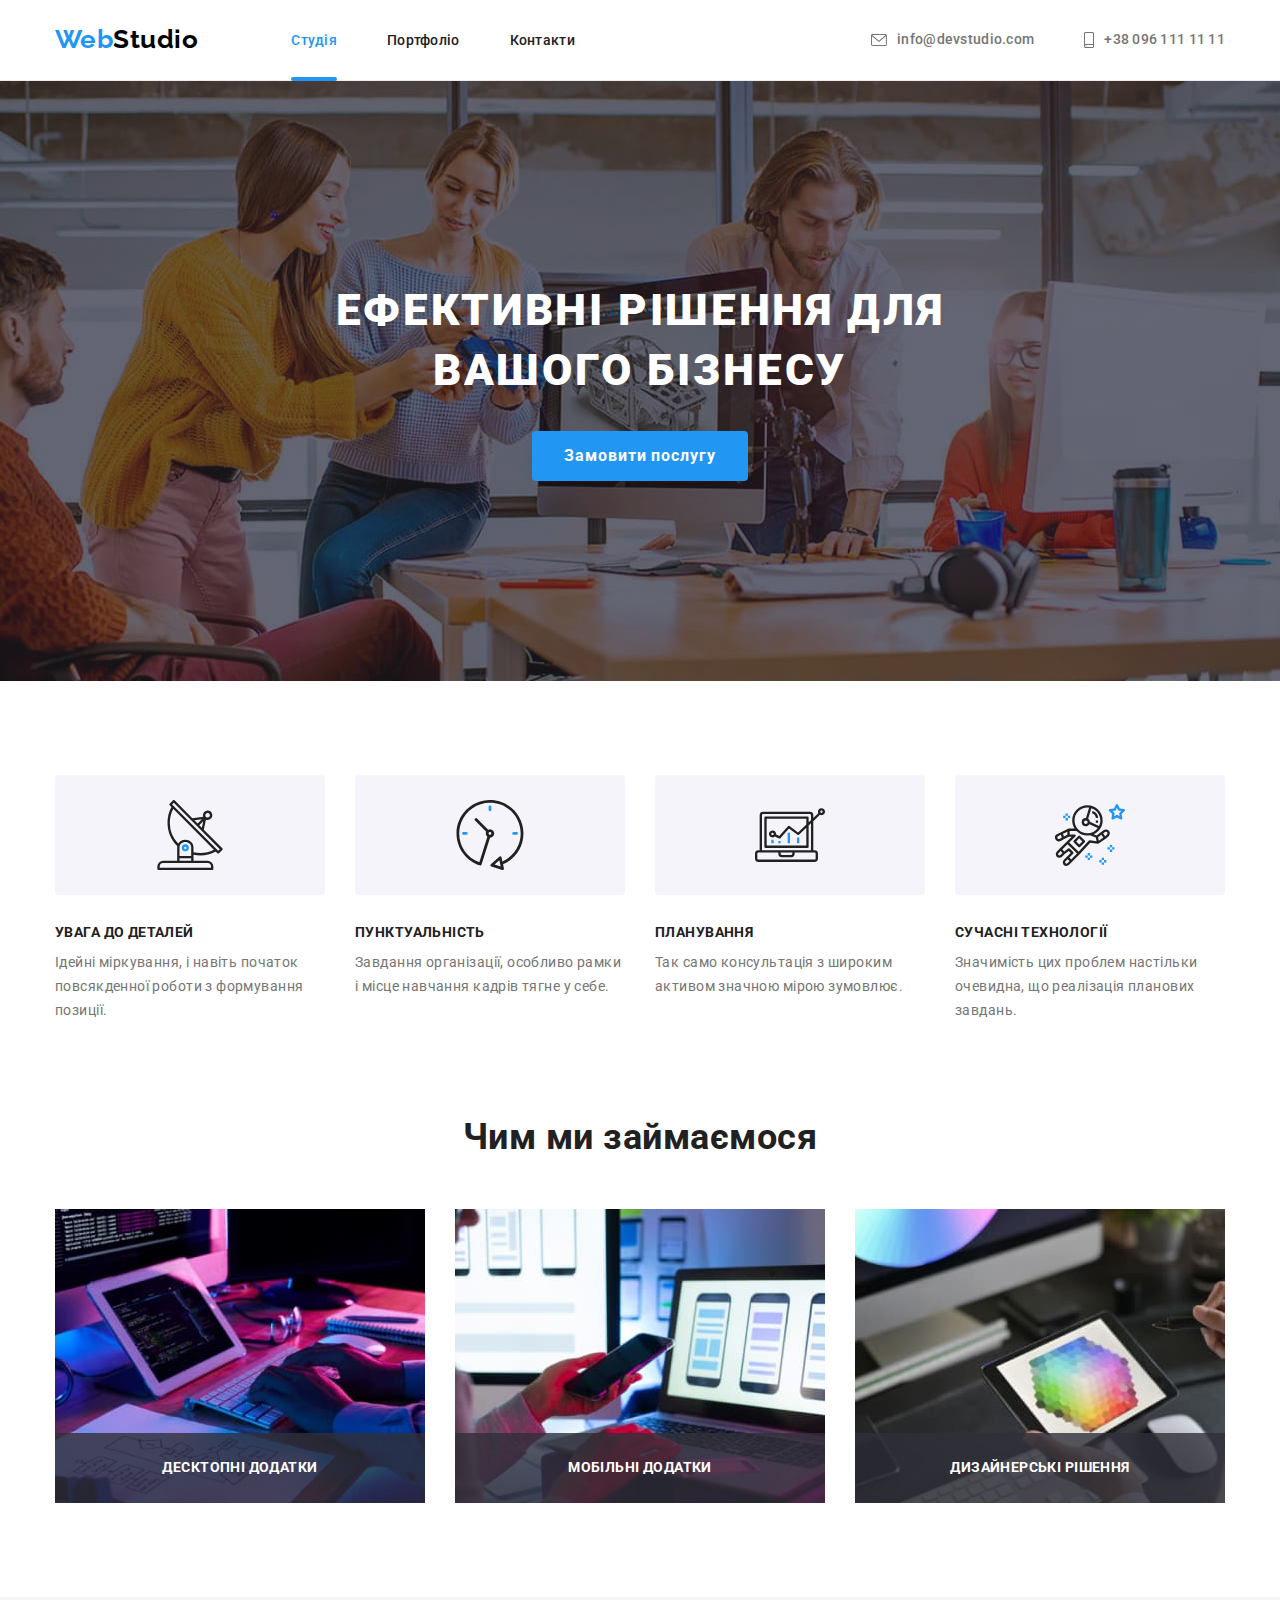
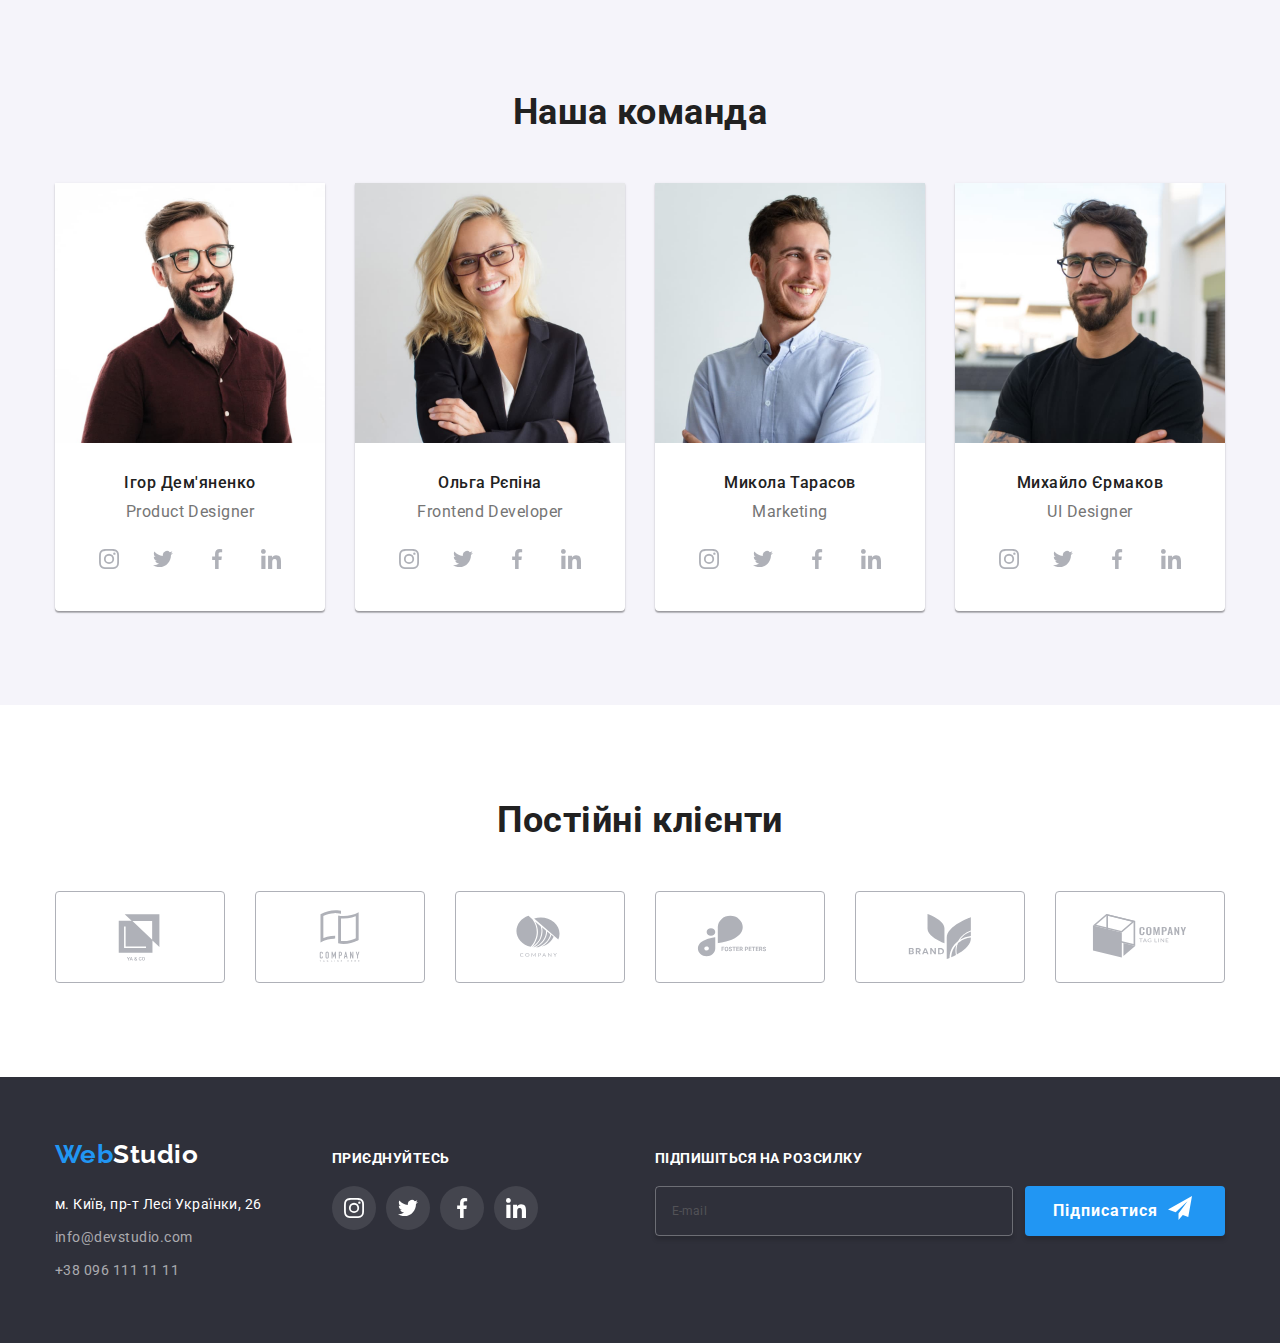
<file: index.html>
<!DOCTYPE html>
<html lang="uk">
  <head>
    <meta charset="UTF-8" />
    <meta http-equiv="X-UA-Compatible" content="IE=edge" />
    <meta name="viewport" content="width=device-width, initial-scale=1.0" />
    <title>Web Studio</title>
    <link rel="preconnect" href="https://fonts.googleapis.com" />
    <link rel="preconnect" href="https://fonts.gstatic.com" crossorigin />
    <link
      href="https://fonts.googleapis.com/css2?family=Raleway:wght@400;700&family=Roboto:wght@400;500;700;900&display=swap"
      rel="stylesheet"
    />
    <link
      rel="stylesheet"
      href="https://cdnjs.cloudflare.com/ajax/libs/modern-normalize/1.1.0/modern-normalize.min.css"
    />
    <link rel="stylesheet" href="./css/styles.css" />
  </head>

  <body class="page">
    <!--Шапка сайту-->
    <header class="page-header">
      <div class="container main-nav">
        <nav class="container-nav">
          <!--Навігація на інші сторінки-->
          <a href="index.html" class="logo" lang="en">
            <span class="web">Web</span>Studio</a
          >

          <ul class="site-nav">
            <li class="item"><a class="link current" href="">Студія</a></li>
            <li class="item">
              <a class="link" href="./portfolio.html">Портфоліо</a>
            </li>
            <li class="item"><a class="link" href="">Контакти</a></li>
          </ul>
        </nav>
        <ul class="auth-nav">
          <li class="item">
            <a class="link-auth-nav" href="mailto:info@devstudio.com">
              <svg class="auth-nav-cont" width="16" height="12">
                <use href="./images/icons1.svg#icon-envelope-hover"></use></svg
              >info@devstudio.com</a
            >
          </li>
          <li class="item">
            <a class="link-auth-nav" href="tel:+380961111111">
              <svg class="auth-nav-cont" width="10" height="16">
                <use href="./images/icons1.svg#icon-smartphone"></use></svg
              >+38 096 111 11 11</a
            >
          </li>
        </ul>
      </div>
    </header>

    <main>
      <!--Герой-->
      <section class="hero section">
        <div class="container">
          <h1 class="hero-title">Ефективні рішення для вашого бізнесу</h1>
          <button type="button" class="button" data-modal-open>
            Замовити послугу
          </button>
          <div class="backdrop is-hidden" data-modal>
            <div class="modal">
              <button class="btn-close" data-modal-close>
                <svg class="hero-icon-close" width="11" height="11">
                  <use href="./images/icons1.svg#icon-Vector"></use>
                </svg>
              </button>
              <p class="modal-title">Залиште свої дані, ми вам передзвонимо</p>
              <form class="modal-form">
              
              <label for="name" class="form-label">Ім'я</label>
              <div class="form-field"">
              <input type="text" name="name" id="name" class="form-input" required/>
              <svg class="form-icon" width="18" height="18">
                <use href="./images/icons1.svg#icon-person-black-18dp-1"></use>
              </svg>
              </div> 
              
              <label class="form-label" for="tel">Телефон</label>
              <div class="form-field">
              <input type="tel" name="tel" id="tel" class="form-input" placeholder="" required/>
              <svg class="form-icon" width="18" height="18">
                <use href="./images/icons1.svg#icon-phone-black-18dp-1"></use>
              </svg>
              </div>
                            
              <label class="form-label" for="email">Пошта</label>
              <div class="form-field">
              <input type="email" name="email" id="email" class="form-input" placeholder="" required/>
              <svg class="form-icon" width="18" height="18">
                <use href="./images/icons1.svg#icon-email-black-18dp-1"></use>
              </svg>
              </div>
              
              <div class="form-field">
              <label for="comment" class="form-label">Коментар</label>
              <textarea name="comment" class="text-area" id="comment" placeholder="Введіть текст"></textarea>
              </div>
              
              <div class="form-field checkbox">
                <input type="checkbox" name="policy" value="" id="policy" class="checkbox-input"/>
                <label class="box-label" for="policy" >
                  <span>
                  <svg class="check-icon" width="16" height="15">
                    <use href="./images/icons1.svg#icon-check-3"></use>
                  </svg>
                  </span>
                  Погоджуюся з розсилкою та приймаю<a class="dec-box-label" href="#">Умови договору</a></label>
              </div>
              <button class="button send" type="submit">Відправити</button>
              </form>
            </div>
          </div>
        </div>
      </section>

      <!--Переваги-->

      <section class="section feature">
        <div class="container main-feature">
          <h2 class="visually-hidden">Наші переваги</h2>
          <ul class="feature-list">
            <li class="item-feature">
              <div class="feature-icon">
                <svg class="svg-icon" width="70" height="70">
                  <use href="./images/icons1.svg#icon-antenna"></use>
                </svg>
              </div>
              <h3 class="title">УВАГА ДО ДЕТАЛЕЙ</h3>
              <p class="text">
                Ідейні міркування, і навіть початок повсякденної роботи з
                формування позиції.
              </p>
            </li>
            <li class="item-feature">
              <div class="feature-icon">
                <svg class="svg-icon" width="70" height="70">
                  <use href="./images/icons1.svg#icon-clock"></use>
                </svg>
              </div>
              <h3 class="title">ПУНКТУАЛЬНІСТЬ</h3>
              <p class="text">
                Завдання організації, особливо рамки і місце навчання кадрів
                тягне у себе.
              </p>
            </li>
            <li class="item-feature">
              <div class="feature-icon">
                <svg class="svg-icon" width="70" height="70">
                  <use href="./images/icons1.svg#icon-diagram"></use>
                </svg>
              </div>
              <h3 class="title">ПЛАНУВАННЯ</h3>
              <p class="text">
                Так само консультація з широким активом значною мірою зумовлює.
              </p>
            </li>
            <li class="item-feature">
              <div class="feature-icon">
                <svg class="svg-icon" width="70" height="70">
                  <use href="./images/icons1.svg#icon-astronaut"></use>
                </svg>
              </div>
              <h3 class="title">СУЧАСНІ ТЕХНОЛОГІЇ</h3>
              <p class="text">
                Значимість цих проблем настільки очевидна, що реалізація
                планових завдань.
              </p>
            </li>
          </ul>
        </div>
      </section>

      <!--Чим займаємось-->
      <section class="section description">
        <div class="container">
          <h2 class="section-title">Чим ми займаємося</h2>
          <ul class="section-pic">
            <li class="box-element">
              <div class="box-element-pic">
                <img
                  src="./images/box1.jpg"
                  alt="Людина працює на клавіатурі"
                  width="370"
                  height="294"
                />
                <p class="box-element-text">Десктопні додатки</p>
              </div>
            </li>
            <li class="box-element">
              <div class="box-element-pic">
                <img
                  src="./images/box2.jpg"
                  alt="Людина тестує додаток для мобільного толефону"
                  width="370"
                  height="294"
                />
                <p class="box-element-text">Мобільні додатки</p>
              </div>
            </li>
            <li class="box-element">
              <div class="box-element-pic">
                <img
                  src="./images/box3.jpg"
                  alt="Людина працює на планшеті"
                  width="370"
                  height="294"
                />
                <p class="box-element-text">Дизайнерські рішення</p>
              </div>
            </li>
          </ul>
        </div>
      </section>

      <!--Наша команда-->

      <section class="team section">
        <div class="container">
          <h2 class="section-title">Наша команда</h2>
          <ul class="workers-list">
            <li class="photo-element">
              <img
                src="./images/photo1.jpg"
                alt="Чоловік в окулярах посміхається"
                width="270"
                height="260"
              />
              <div class="work-desk">
                <h3 class="title">Ігор Дем'яненко</h3>
                <p class="desc" lang="en">Product Designer</p>
                <ul class="workers-soc-list">
                  <li class="workers-soc-item">
                    <a class="workers-soc-link" href="#">
                      <svg class="workers-item-link" width="20" height="20">
                        <use href="./images/icons1.svg#icon-instagram"></use>
                      </svg>
                    </a>
                  </li>
                  <li class="workers-soc-item">
                    <a class="workers-soc-link" href="">
                      <svg class="workers-item-link" width="20" height="20">
                        <use href="./images/icons1.svg#icon-twitter"></use>
                      </svg>
                    </a>
                  </li>
                  <li class="workers-soc-item">
                    <a class="workers-soc-link" href="">
                      <svg class="workers-item-link" width="20" height="20">
                        <use href="./images/icons1.svg#icon-facebook"></use>
                      </svg>
                    </a>
                  </li>
                  <li class="workers-soc-item">
                    <a class="workers-soc-link" href="">
                      <svg class="workers-item-link" width="20" height="20">
                        <use href="./images/icons1.svg#icon-linkedin"></use>
                      </svg>
                    </a>
                  </li>
                </ul>
              </div>
            </li>
            <li class="photo-element">
              <img
                src="./images/photo2.jpg"
                alt="Жінка в окулярах посміхаеться"
                width="270"
                height="260"
              />
              <div class="work-desk">
                <h3 class="title">Ольга Рєпіна</h3>
                <p class="desc" lang="en">Frontend Developer</p>
                <ul class="workers-soc-list">
                  <li class="workers-soc-item">
                    <a class="workers-soc-link" href="#">
                      <svg class="workers-item-link" width="20" height="20">
                        <use href="./images/icons1.svg#icon-instagram"></use>
                      </svg>
                    </a>
                  </li>
                  <li class="workers-soc-item">
                    <a class="workers-soc-link" href="">
                      <svg class="workers-item-link" width="20" height="20">
                        <use href="./images/icons1.svg#icon-twitter"></use>
                      </svg>
                    </a>
                  </li>
                  <li class="workers-soc-item">
                    <a class="workers-soc-link" href="">
                      <svg class="workers-item-link" width="20" height="20">
                        <use href="./images/icons1.svg#icon-facebook"></use>
                      </svg>
                    </a>
                  </li>
                  <li class="workers-soc-item">
                    <a class="workers-soc-link" href="">
                      <svg class="workers-item-link" width="20" height="20">
                        <use href="./images/icons1.svg#icon-linkedin"></use>
                      </svg>
                    </a>
                  </li>
                </ul>
              </div>
            </li>

            <li class="photo-element">
              <img
                src="./images/photo3.jpg"
                alt="Чоловік посміхається"
                width="270"
                height="260"
              />
              <div class="work-desk">
                <h3 class="title">Микола Тарасов</h3>
                <p class="desc" lang="en">Marketing</p>
                <ul class="workers-soc-list">
                  <li class="workers-soc-item">
                    <a class="workers-soc-link" href="#">
                      <svg class="workers-item-link" width="20" height="20">
                        <use href="./images/icons1.svg#icon-instagram"></use>
                      </svg>
                    </a>
                  </li>
                  <li class="workers-soc-item">
                    <a class="workers-soc-link" href="">
                      <svg class="workers-item-link" width="20" height="20">
                        <use href="./images/icons1.svg#icon-twitter"></use>
                      </svg>
                    </a>
                  </li>
                  <li class="workers-soc-item">
                    <a class="workers-soc-link" href="">
                      <svg class="workers-item-link" width="20" height="20">
                        <use href="./images/icons1.svg#icon-facebook"></use>
                      </svg>
                    </a>
                  </li>
                  <li class="workers-soc-item">
                    <a class="workers-soc-link" href="">
                      <svg class="workers-item-link" width="20" height="20">
                        <use href="./images/icons1.svg#icon-linkedin"></use>
                      </svg>
                    </a>
                  </li>
                </ul>
              </div>
            </li>
            <li class="photo-element">
              <img
                src="./images/photo4.jpg"
                alt="Чоловік в окулярах посміхається"
                width="270"
                height="260"
              />
              <div class="work-desk">
                <h3 class="title">Михайло Єрмаков</h3>
                <p class="desc" lang="en">UI Designer</p>
                <ul class="workers-soc-list">
                  <li class="workers-soc-item">
                    <a class="workers-soc-link" href="#">
                      <svg class="workers-item-link" width="20" height="20">
                        <use href="./images/icons1.svg#icon-instagram"></use>
                      </svg>
                    </a>
                  </li>
                  <li class="workers-soc-item">
                    <a class="workers-soc-link" href="">
                      <svg class="workers-item-link" width="20" height="20">
                        <use href="./images/icons1.svg#icon-twitter"></use>
                      </svg>
                    </a>
                  </li>
                  <li class="workers-soc-item">
                    <a class="workers-soc-link" href="">
                      <svg class="workers-item-link" width="20" height="20">
                        <use href="./images/icons1.svg#icon-facebook"></use>
                      </svg>
                    </a>
                  </li>
                  <li class="workers-soc-item">
                    <a class="workers-soc-link" href="">
                      <svg class="workers-item-link" width="20" height="20">
                        <use href="./images/icons1.svg#icon-linkedin"></use>
                      </svg>
                    </a>
                  </li>
                </ul>
              </div>
            </li>
          </ul>
        </div>
      </section>
      <!-- Постійні клієнти -->
      <section class="section">
        <div class="container clients">
          <h2 class="section-title">Постійні клієнти</h2>
          <ul class="clients-list">
            <li class="client-logo list">
              <a class="client-link link" href="#">
                <svg class="client-item-link" width="106" height="60">
                  <use href="./images/icons1.svg#icon-Logo"></use>
                </svg>
              </a>
            </li>
            <li class="client-logo list">
              <a class="client-link link" href="#">
                <svg class="client-item-link" width="106" height="60">
                  <use href="./images/icons1.svg#icon-Logo-1"></use>
                </svg>
              </a>
            </li>
            <li class="client-logo list">
              <a class="client-link link" href="#">
                <svg class="client-item-link" width="106" height="60">
                  <use href="./images/icons1.svg#icon-Logo-2"></use>
                </svg>
              </a>
            </li>
            <li class="client-logo list">
              <a class="client-link link" href="#">
                <svg class="client-item-link" width="106" height="60">
                  <use href="./images/icons1.svg#icon-Logo-3"></use>
                </svg>
              </a>
            </li>
            <li class="client-logo list">
              <a class="client-link link" href="#">
                <svg class="client-item-link" width="106" height="60">
                  <use href="./images/icons1.svg#icon-Logo-4"></use>
                </svg>
              </a>
            </li>
            <li class="client-logo list">
              <a class="client-link link" href="#">
                <svg class="client-item-link" width="106" height="60">
                  <use href="./images/icons1.svg#icon-Logo-5"></use>
                </svg>
              </a>
            </li>
          </ul>
        </div>
      </section>
    </main>

    <!--Підвал сторінки-->
    <footer class="footer">
      <div class="container">
        <div class="footer-contact">
          <p class="footer-logo">
            <a href="index.html" class="logo" lang="en"
              ><span class="web">Web</span><span class="studio">Studio</span></a
            >
          </p>
          <address class="address">
            <ul class="contact">
              <li class="contact-item">
                <p class="desc">м. Київ, пр-т Лесі Українки, 26</p>
              </li>
              <li class="contact-item">
                <a class="link" href="mailto:info@devstudio.com"
                  >info@devstudio.com</a
                >
              </li>
              <li class="contact-item">
                <a class="link" href="tel:+380961111111">+38 096 111 11 11</a>
              </li>
            </ul>
          </address>
        </div>
        <div class="footer-social">
          <span class="footer-soc-title">ПРИЄДНУЙТЕСЬ</span>
          <ul class="footer-soc-list">
            <li class="footer-soc-item">
              <a class="footer-soc-link" href="#">
                <svg class="footer-item-link" width="20" height="20">
                  <use href="./images/icons1.svg#icon-instagram"></use>
                </svg>
              </a>
            </li>
            <li class="footer-soc-item">
              <a class="footer-soc-link" href="#">
                <svg class="footer-item-link" width="20" height="20">
                  <use href="./images/icons1.svg#icon-twitter"></use>
                </svg>
              </a>
            </li>
            <li class="footer-soc-item">
              <a class="footer-soc-link" href="#">
                <svg class="footer-item-link" width="20" height="20">
                  <use href="./images/icons1.svg#icon-facebook"></use>
                </svg>
              </a>
            </li>
            <li class="footer-soc-item">
              <a class="footer-soc-link" href="#">
                <svg class="footer-item-link" width="20" height="20">
                  <use href="./images/icons1.svg#icon-linkedin"></use>
                </svg>
              </a>
            </li>            
          </ul>
        </div>
        <div class="sign">
          <span class="footer-soc-title">Підпишіться на розсилку</span>
          <form>
            <div class="sign-form">
            <input type="mail" name="mail" class="form-input sent" placeholder="E-mail"/>
            <button class="button-sign" type="submit" >Підписатися
              <svg class="sign-icon" width="24" height="24">
                <use href="./images/icons1.svg#icon-icon-send"></use>
              </svg>
            </button>
            </div>
          </form>          
        </div>
      </div>
    </footer>
    <script src="./js/modal.js"></script>
  </body>
</html>
</file>
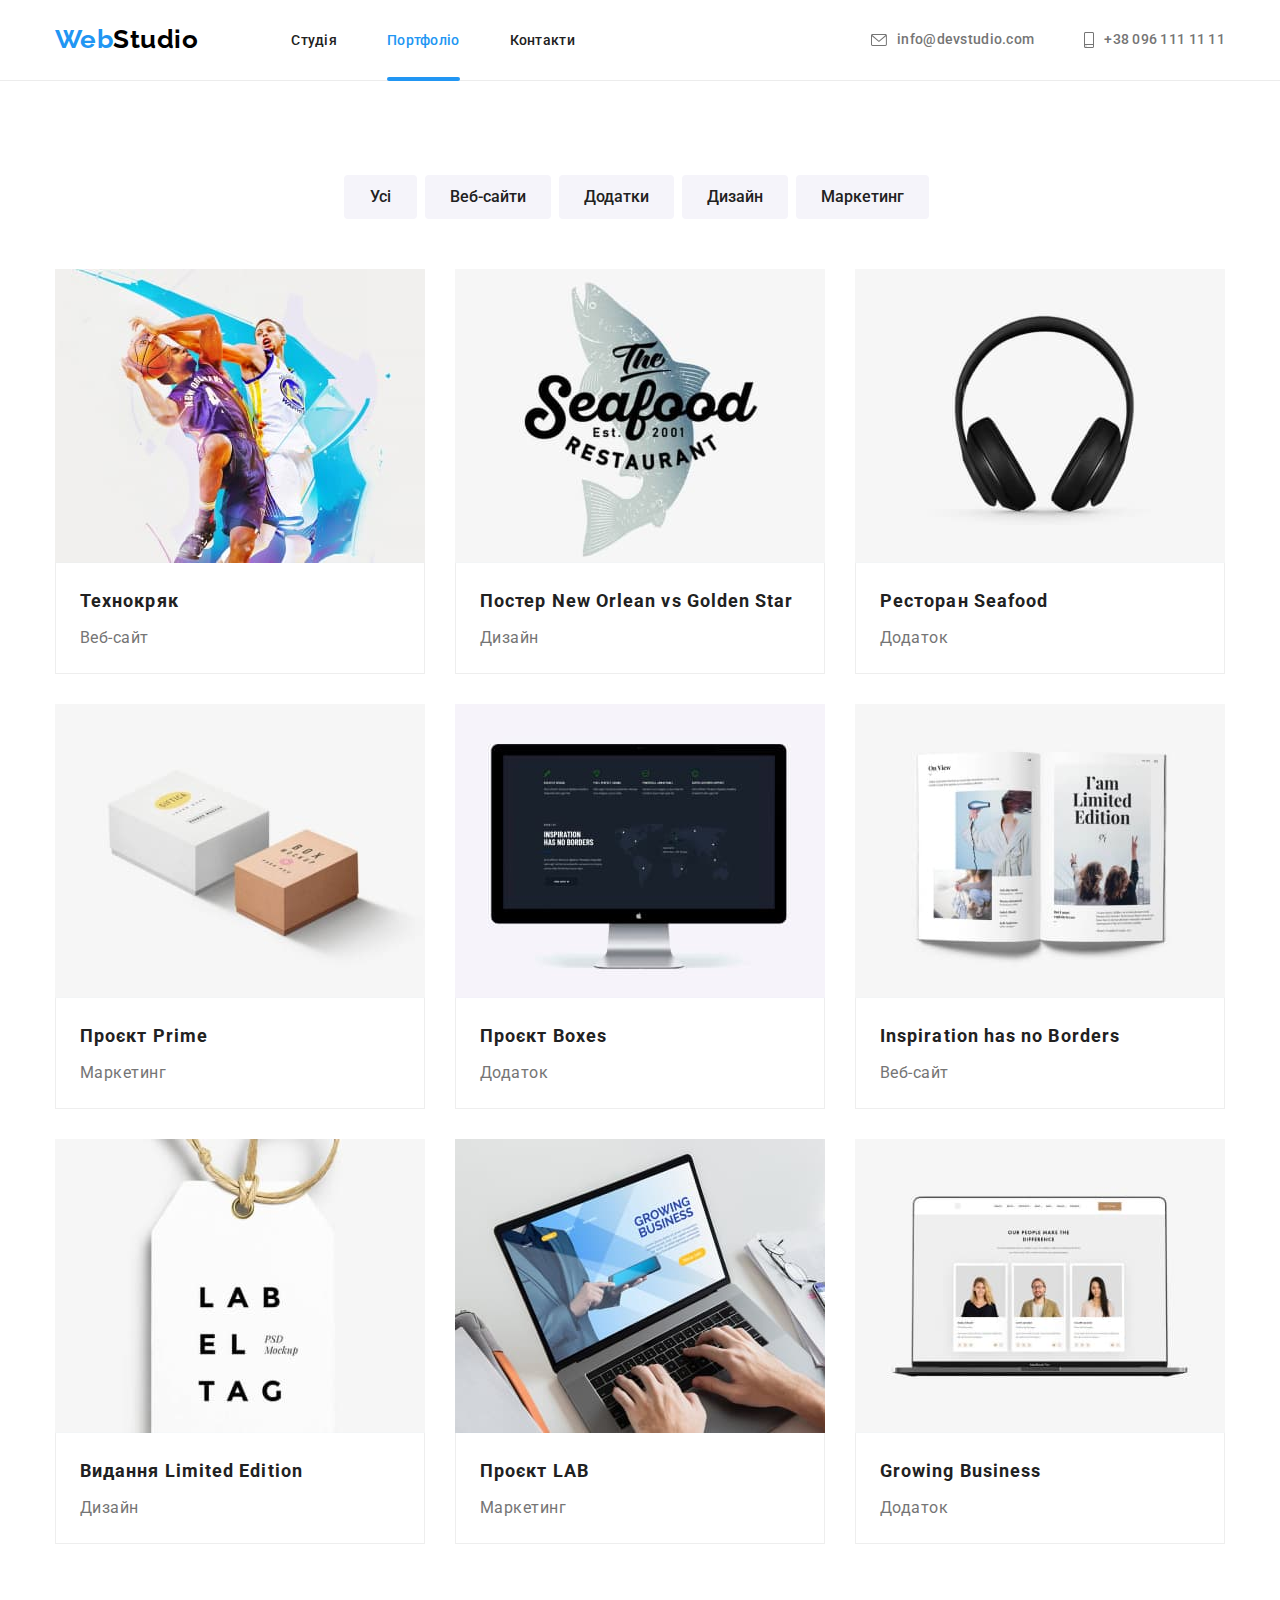
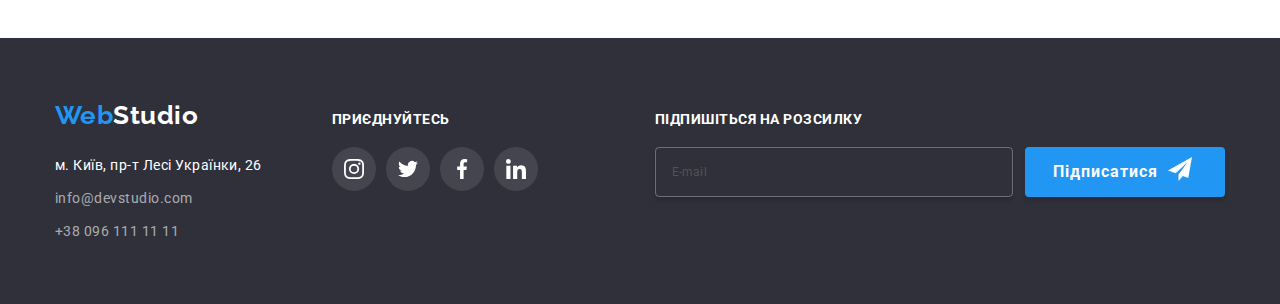
<file: portfolio.html>
<!DOCTYPE html>
<html lang="uk">
  <head>
    <meta charset="UTF-8" />
    <meta http-equiv="X-UA-Compatible" content="IE=edge" />
    <meta name="viewport" content="width=device-width, initial-scale=1.0" />
    <title>portfolio</title>
    <link rel="preconnect" href="https://fonts.googleapis.com" />
    <link rel="preconnect" href="https://fonts.gstatic.com" crossorigin />
    <link
      href="https://fonts.googleapis.com/css2?family=Raleway:wght@400;700&family=Roboto:wght@400;500;700;900&display=swap"
      rel="stylesheet"
    />
    <link
      rel="stylesheet"
      href="https://cdnjs.cloudflare.com/ajax/libs/modern-normalize/1.1.0/modern-normalize.min.css"
    />
    <link rel="stylesheet" href="./css/styles.css" />
  </head>
  <body class="page">
    <!--Шапка сайту-->
    <header class="page-header">
      <div class="container main-nav">
        <nav class="container-nav">
          <!--Навігація на інші сторінки-->
          <a href="index.html" class="logo" lang="en">
            <span class="web">Web</span>Studio</a
          >

          <ul class="site-nav">
            <li class="item"><a class="link" href="./index.html">Студія</a></li>
            <li class="item">
              <a class="link current" href="./portfolio.html">Портфоліо</a>
            </li>
            <li class="item"><a class="link" href="">Контакти</a></li>
          </ul>
        </nav>
        <ul class="auth-nav">
          <li class="item">
            <a class="link-auth-nav" href="mailto:info@devstudio.com">
              <svg class="auth-nav-cont" width="16" height="12">
                <use href="./images/icons1.svg#icon-envelope-hover"></use></svg
              >info@devstudio.com</a
            >
          </li>
          <li class="item">
            <a class="link-auth-nav" href="tel:+380961111111">
              <svg class="auth-nav-cont" width="10" height="16">
                <use href="./images/icons1.svg#icon-smartphone"></use></svg
              >+38 096 111 11 11</a
            >
          </li>
        </ul>
      </div>
    </header>

    <main>
      <!--Герой-->
      <section class="section">
        <div class="container main-button">
          <h1 class="visually-hidden">Портфоліо</h1>
          <ul class="buttons">
            <li class="button-element">
              <button class="button-secondary" type="button">Усі</button>
            </li>
            <li class="button-element">
              <button class="button-secondary" type="button">Веб-сайти</button>
            </li>
            <li class="button-element">
              <button class="button-secondary" type="button">Додатки</button>
            </li>
            <li class="button-element">
              <button class="button-secondary" type="button">Дизайн</button>
            </li>
            <li class="button-element">
              <button class="button-secondary" type="button">Маркетинг</button>
            </li>
          </ul>
          <ul class="features">
            <li class="flex-element">
              <a class="feature-element">
                <div class="overlay">
                  <img
                    src="./images/box4.jpg"
                    alt="Ноутбук із зображенням сайту"
                    width="370"
                    height="294"
                  />
                  <p class="move-text">
                    Ресурс пропонує комплексні пропозиції з різним рівнем
                    функціоналу та сервісів. Все це дозволить відвідувачу
                    отримати вичерпні відомості про компанію чи приватну особу.
                  </p>
                </div>
                <div class="feature-content">
                  <h2 class="feature-subject">Технокряк</h2>
                  <p class="feature">Веб-сайт</p>
                </div>
              </a>
            </li>
            <li class="flex-element">
              <a class="feature-element">
                <div class="overlay">
                  <img
                    src="./images/box5.jpg"
                    alt="Два баскетболісти з м'ячем"
                    width="370"
                    height="294"
                  />
                  <p class="move-text">
                    Ресурс пропонує комплексні пропозиції з різним рівнем
                    функціоналу та сервісів. Все це дозволить відвідувачу
                    отримати вичерпні відомості про компанію чи приватну особу.
                  </p>
                </div>
                <div class="feature-content">
                  <h2 class="feature-subject">
                    Постер New Orlean vs Golden Star
                  </h2>
                  <p class="feature">Дизайн</p>
                </div>
              </a>
            </li>
            <li class="flex-element">
              <a class="feature-element">
                <div class="overlay">
                  <img
                    src="./images/box6.jpg"
                    alt="Логотип ресторану морепродуктів"
                    width="370"
                    height="294"
                  />
                  <p class="move-text">
                    Ресурс пропонує комплексні пропозиції з різним рівнем
                    функціоналу та сервісів. Все це дозволить відвідувачу
                    отримати вичерпні відомості про компанію чи приватну особу.
                  </p>
                </div>
                <div class="feature-content">
                  <h2 class="feature-subject">Ресторан Seafood</h2>
                  <p class="feature">Додаток</p>
                </div>
              </a>
            </li>
            <li class="flex-element">
              <a class="feature-element">
                <div class="overlay">
                  <img
                    src="./images/box7.jpg"
                    alt="Чорні навушники"
                    width="370"
                    height="294"
                  />
                  <p class="move-text">
                    Ресурс пропонує комплексні пропозиції з різним рівнем
                    функціоналу та сервісів. Все це дозволить відвідувачу
                    отримати вичерпні відомості про компанію чи приватну особу.
                  </p>
                </div>
                <div class="feature-content">
                  <h2 class="feature-subject">Проєкт Prime</h2>
                  <p class="feature">Маркетинг</p>
                </div>
              </a>
            </li>
            <li class="flex-element">
              <a class="feature-element">
                <div class="overlay">
                  <img
                    src="./images/box8.jpg"
                    alt="Дві коробки"
                    width="370"
                    height="294"
                  />
                  <p class="move-text">
                    Ресурс пропонує комплексні пропозиції з різним рівнем
                    функціоналу та сервісів. Все це дозволить відвідувачу
                    отримати вичерпні відомості про компанію чи приватну особу.
                  </p>
                </div>
                <div class="feature-content">
                  <h2 class="feature-subject">Проєкт Boxes</h2>
                  <p class="feature">Додаток</p>
                </div>
              </a>
            </li>
            <li class="flex-element">
              <a class="feature-element">
                <div class="overlay">
                  <img
                    src="./images/box9.jpg"
                    alt="Монітор із зображенням веб-сайту"
                    width="370"
                    height="294"
                  />
                  <p class="move-text">
                    Ресурс пропонує комплексні пропозиції з різним рівнем
                    функціоналу та сервісів. Все це дозволить відвідувачу
                    отримати вичерпні відомості про компанію чи приватну особу.
                  </p>
                </div>
                <div class="feature-content">
                  <h2 class="feature-subject">Inspiration has no Borders</h2>
                  <p class="feature">Веб-сайт</p>
                </div>
              </a>
            </li>
            <li class="flex-element">
              <a class="feature-element">
                <div class="overlay">
                  <img
                    src="./images/box10.jpg"
                    alt="Буклет видавництва"
                    width="370"
                    height="294"
                  />
                  <p class="move-text">
                    Ресурс пропонує комплексні пропозиції з різним рівнем
                    функціоналу та сервісів. Все це дозволить відвідувачу
                    отримати вичерпні відомості про компанію чи приватну особу.
                  </p>
                </div>
                <div class="feature-content">
                  <h2 class="feature-subject">Видання Limited Edition</h2>
                  <p class="feature">Дизайн</p>
                </div>
              </a>
            </li>
            <li class="flex-element">
              <a class="feature-element">
                <div class="overlay">
                  <img
                    src="./images/box11.jpg"
                    alt="Бирка"
                    width="370"
                    height="294"
                  />
                  <p class="move-text">
                    Ресурс пропонує комплексні пропозиції з різним рівнем
                    функціоналу та сервісів. Все це дозволить відвідувачу
                    отримати вичерпні відомості про компанію чи приватну особу.
                  </p>
                </div>
                <div class="feature-content">
                  <h2 class="feature-subject">Проєкт LAB</h2>
                  <p class="feature">Маркетинг</p>
                </div>
              </a>
            </li>
            <li class="flex-element">
              <a class="feature-element">
                <div class="overlay">
                  <img
                    src="./images/box12.jpg"
                    alt="Людина працює на ноутбуці"
                    width="370"
                    height="294"
                  />
                  <p class="move-text">
                    Ресурс пропонує комплексні пропозиції з різним рівнем
                    функціоналу та сервісів. Все це дозволить відвідувачу
                    отримати вичерпні відомості про компанію чи приватну особу.
                  </p>
                </div>
                <div class="feature-content">
                  <h2 class="feature-subject">Growing Business</h2>
                  <p class="feature">Додаток</p>
                </div>
              </a>
            </li>
          </ul>
        </div>
      </section>
    </main>
    <!--Підвал сторінки-->
    <footer class="footer">
      <div class="container">
        <div class="footer-contact">
          <p class="footer-logo">
            <a href="index.html" class="logo" lang="en"
              ><span class="web">Web</span><span class="studio">Studio</span></a
            >
          </p>
          <address class="address">
            <ul class="contact">
              <li class="contact-item">
                <p class="desc">м. Київ, пр-т Лесі Українки, 26</p>
              </li>
              <li class="contact-item">
                <a class="link" href="mailto:info@devstudio.com"
                  >info@devstudio.com</a
                >
              </li>
              <li class="contact-item">
                <a class="link" href="tel:+380961111111">+38 096 111 11 11</a>
              </li>
            </ul>
          </address>
        </div>
        <div class="footer-social">
          <span class="footer-soc-title">ПРИЄДНУЙТЕСЬ</span>
          <ul class="footer-soc-list">
            <li class="footer-soc-item">
              <a class="footer-soc-link" href="#">
                <svg class="footer-item-link" width="20" hight="20">
                  <use href="./images/icons1.svg#icon-instagram"></use>
                </svg>
              </a>
            </li>
            <li class="footer-soc-item">
              <a class="footer-soc-link" href="#">
                <svg class="footer-item-link" width="20" hight="20">
                  <use href="./images/icons1.svg#icon-twitter"></use>
                </svg>
              </a>
            </li>
            <li class="footer-soc-item">
              <a class="footer-soc-link" href="#">
                <svg class="footer-item-link" width="20" hight="20">
                  <use href="./images/icons1.svg#icon-facebook"></use>
                </svg>
              </a>
            </li>
            <li class="footer-soc-item">
              <a class="footer-soc-link" href="#">
                <svg class="footer-item-link" width="20" hight="20">
                  <use href="./images/icons1.svg#icon-linkedin"></use>
                </svg>
              </a>
            </li>
          </ul>
        </div>
        <div class="sign">
          <span class="footer-soc-title">Підпишіться на розсилку</span>
          <form>
            <div class="sign-form">
            <input type="mail" name="mail" class="form-input sent" placeholder="E-mail"/>
            <button class="button-sign" type="submit" >Підписатися
              <svg class="sign-icon" width="24" height="24">
                <use href="./images/icons1.svg#icon-icon-send"></use>
              </svg>
            </button>
            </div>
          </form>          
        </div>
      </div>
    </footer>
    <script src="./js/modal.js"></script>
  </body>
</html>
</file>
<file: css/styles.css>
/* Колір основного тексту  #757575*/
/* Колір вторинного тексту #212121 */
/* Колір заголовку #FFFFFF */
/* Акцент #2196F3 */
/* Колір фону первинний #FFFFFF*/
/* Колір фону вторинний #F5F4FA*/
/* Колір фону герой та підвалу #2F303A */
/* Колір контактної інформації  rgba(255, 255, 255, 0.6)*/
/* Колір фону Портфоліо #EEEEEE */

:root {
    --primery-text-color: #757575;
    --secondary-text-color: #212121;
    --title-text-color: #FFFFFF; 
    --accent-color: #2196F3;
    --primery-bg-color: #FFFFFF;
    }
.page {
    
        
    color: var(--primery-text-color);
    background: var(--primery-bg-color);
    font-family: 'Roboto', sans-serif;
    letter-spacing: 0.03em;
    
}
ul {
    list-style: none;}
a {
    text-decoration: none;
}

/* Шапка сайту */
.page-header {
    
    border-bottom: 1px solid #ECECEC;;
}
.container {
    width: 1200px;
    padding-left: 15px;
    padding-right: 15px;
    margin: 0 auto;
}
.section {
    padding-top: 94px;
    padding-bottom: 94px;
}
.logo {
    line-height: 1.38;
}
.logo { color: #000000;
        font-family: 'Raleway';
        font-weight: 700;
        font-size: 26px;
        line-height: 1.38;
        
}
.web { color: var(--accent-color);
}
.main-nav {
    display: flex;
    align-items: center;
    
}
/* Навігація на інші сторінки */
.site-nav {
    padding: 0;
    display: flex;
    margin-left: 93px;
    margin-top: 0;
    margin-bottom: 0;
   
}
.container-nav {
    display: flex;
    align-items: center;
}
.site-nav .item {
    margin-right: 50px;
}
.site-nav .item:last-child {
    margin-right: 0;
} 
.site-nav .link {
    display: block;
    position: relative;
    padding-bottom: 32px;
    padding-top: 32px;
    
    color: var(--secondary-text-color);
    font-weight: 500;
    font-size: 14px;
    line-height: 1.14;
    letter-spacing: 0.02em;
    bottom: -1px;
    transition-property: color;
    transition-duration: 250ms;
    transition-timing-function: cubic-bezier(0.4, 0, 0.2, 1);
}
.site-nav .link:hover,
.site-nav .link:focus {
    color: var(--accent-color);
}
.site-nav .link.current {
    color: var(--accent-color);
}
.site-nav .link.current::after {
    content: "";
    position: absolute;
    bottom: 0;
    left: 0;
    width: 100%;
    height: 4px;

    background: var(--accent-color);
    border-radius: 2px;
}
.auth-nav {
    display: flex;
    padding: 0;
    margin: 0;
    margin-left: auto;
}
.auth-nav .item + .item {
    margin-left: 50px;
}
.link-auth-nav {
    text-decoration: none;
    color: var(--primery-text-color);
    font-weight: 500;
    font-size: 14px;
    line-height: 1.14;
    letter-spacing: 0.02em;
    display: flex;
    align-items: center;
    transition-property: color;
    transition-duration: 250ms;
    transition-timing-function: cubic-bezier(0.4, 0, 0.2, 1);

}
.link-auth-nav:hover,
.link-auth-nav:focus {
    color: var(--accent-color);
}  


.link-auth-nav:hover .auth-nav-cont,
.link-auth-nav:focus .auth-nav-cont {
    fill: var(--accent-color);

}
.auth-nav-cont {
    margin-right: 10px;
    fill: var(--primery-text-color);
    transition-property: fill;
    transition-duration: 250ms;
    transition-timing-function: cubic-bezier(0.4, 0, 0.2, 1);
}
 
/* line */
.box {
    position: absolute;
    width: 1600px;
    height: 0px;
    left: 0px;
    top: 80px;
    
    border: 1px solid #ECECEC;
}
/* Герой */
.hero {
    padding-top: 200px;
    padding-bottom: 200px;
    margin: 0;
    background-color: #C4C4C4;
    text-align: center;

    max-width: 1600px;
    margin-left: auto;
    margin-right: auto;
    background-image: linear-gradient(rgba(47, 48, 58, 0.4), rgba(47, 48, 58, 0.4)), url("../images/photo5.jpg");
    background-repeat: no-repeat;
    background-position: center;
    background-size: cover;
}
       
.hero-title {
    width: 696px;
    margin-top: 0;
    margin-bottom: 30px;
    margin-left: auto;
    margin-right: auto; 

    color: var(--title-text-color);
    font-weight: 900;
    font-size: 44px;
    line-height: 1.36;
    text-align: center;
    letter-spacing: 0.06em;
    text-transform: uppercase;
          
}

.backdrop {
    position: fixed;
    top: 0;
    left: 0;

    width: 100%;
    height: 100%;

    background-color: rgba(0, 0, 0, 0.2);

    opacity: 1;
    transition-property: opacity;
    transition-duration: 250ms;
    transition-timing-function: cubic-bezier(0.4, 0, 0.2, 1);
    z-index: 1;

}
.backdrop.is-hidden {
    visibility: hidden;
    opacity: 0;
    pointer-events: none;
 }
.backdrop.is-hidden .modal {
    transform: scale(0.9);
}
.modal {
    position: absolute;
    width: 100%;
    max-width: 528px;
    min-height: 581px;
    
    background-color: var(--primery-bg-color);
    box-shadow: 0px 1px 3px rgba(0, 0, 0, 0.12),
        0px 1px 1px rgba(0, 0, 0, 0.14),
        0px 2px 1px rgba(0, 0, 0, 0.2);
    border-radius: 4px;
   
    top: 50%;
    left: 50%;
    transform: translate(-50%, -50%) scaleX(1);

    transition-property: transform;
    transition-duration: 250ms;
    transition-timing-function: cubic-bezier(0.4, 0, 0.2, 1);
    padding: 40px;
    
    }

.modal-title {
    font-weight: 700;
    font-size: 20px;
    line-height: 1.15;
    text-align: center;
    letter-spacing: 0.03em;

    margin: 0;
    margin-bottom: 12px;
    
    color: var(--secondary-text-color);
}
.modal-form {
    width: 448px;
    margin-left: auto;
    margin-right: auto;
    
    
}
.form-field {
    
    display: flex;
    flex-direction: column;
    margin-bottom: 10px;
    position: relative;
    
}
.form-label {
    margin-bottom: 4px;
    font-size: 12px;
    line-height: 1.17;
    letter-spacing: 0.01em;
    color: var(--primery-text-color);
    display: flex;

}
.form-input {
    margin: 0;
    padding: 0;
    padding-left: 35px;
    width: 100%;
    height: 40px;
    font-size: 12px;
    border-radius: 4px;
    border: 1px solid rgba(33, 33, 33, 0.2);
    outline: transparent;
    transition-property: border;
    transition-duration: 250ms;
    transition-timing-function: cubic-bezier(0.4, 0, 0.2, 1);
    }
.form-input::placeholder {
    font-size: 12px;
    line-height: 1.17;
    letter-spacing: 0.01em;
    color: rgba(117, 117, 117, 0.5);
    
}
.form-input:focus,
.form-input:hover {
    border: 1px solid rgba(33, 150, 243, 1);
}
.form-input:focus + .form-icon,
.form-input:hover + .form-icon {
    fill: var(--accent-color);
}


.form-icon {
    position: absolute;
    display: flex;        
    top: 50%;
    transform: translateY(-50%);
    left: 12px;
    fill: var(--secondary-text-color);
    transition-property: fill;
    transition-duration: 250ms;
    transition-timing-function: cubic-bezier(0.4, 0, 0.2, 1);
}

.form-field.checkbox {
    position: relative;
    display: flex;
    flex-direction: row;
    justify-content: center; 
    margin-top: 20px;
    margin-bottom: 30px;         
}
.checkbox-input {
    position: absolute;
    display: flex;
    left: 0;
    opacity: 0;
    
    width: 16px;
    height: 15px;

    appearance: none;       
}
.box-label {
    display: flex;
    font-size: 14px;
    line-height: 1.71;
    letter-spacing: 0.03em;
    color: var(--primery-text-color);
 
}

.box-label span {
    display: flex;
    align-items: center;
    justify-content: center;
    top: 50%;
    transform: translateY(25%);
    fill: transparent;
    width: 16px;
    height: 15px;
    border: 2px solid rgba(33, 33, 33, 1);
    border-radius: 2px;
    margin-right: 7px;
    transition-property: fill;
    transition-duration: 250ms;
    transition-timing-function: cubic-bezier(0.4, 0, 0.2, 1);
}
.checkbox-input:checked + .box-label span {
    background-color: var(--accent-color);
    border: none;
    fill: var(--title-text-color);
}
.check-icon {
    position: absolute;
    display: flex;
    top: 50%;
    transform: translateY(-50%);
    justify-content: flex-start;
    background-position: center;
    }

.checkbox-input:hover + .box-label span,
.checkbox-input:focus + .box-label span {
    border: 2px solid var(--accent-color);
        
}
.dec-box-label {
    text-decoration-line: underline;
    color: var(--accent-color);
    margin-left: 5px;
    cursor: pointer;
}
/* .form-field.checkbox .dec-box-label::after {
    content: '';
    position: absolute;
    bottom: 0;
    left: 0;
    width: 100%;
    height: 2px;
    background: var(--accent-color);

} */
.text-area {
    font-size: 12px;
    padding: 12px 16px;
    resize: none;
    border: 1px solid rgba(33, 33, 33, 0.2);
    border-radius: 4px;
    height: 120px;
    width: 100%;
}
.text-area:hover,
.text-area:focus {
    border: 1px solid rgba(33, 150, 243, 1);
}

.btn-close {
    position: absolute;
    display: flex;
    right: 8px;
    top: 8px;
    padding: 0;
    
    align-items: center;
    justify-content: center;
    width: 30px;
    height: 30px;
    cursor: pointer;

    border-radius: 50%;
    
    background: var(--title-text-color);
    border: 1px solid rgba(0, 0, 0, 0.1);
       
}

.hero-icon-close {
    fill: var(--secondary-text-color);
    
    transition-property: fill;
    transition-duration: 250ms;
    transition-timing-function: cubic-bezier(0.4, 0, 0.2, 1);
}
.hero-icon-close:hover,
.hero-icon-close:focus {
    fill: var(--accent-color);
}
/* Секція */

.section-title {
    margin-top: 0;
    margin-bottom: 50px;
    
    color: var(--secondary-text-color);
    font-weight: 700;
    font-size: 36px;
    line-height: 1.17;
    text-align: center;
}
.title {
    margin-top: 0;
    margin-bottom: 0;
    
}

/* Переваги */
.section.feature {
    display: flex;
}

.feature-list {
    display: flex;
    flex-wrap: wrap;
    margin: 0;
    padding: 0;
    gap: 30px;
}
.item-feature {
    flex-basis: calc((100% - 90px) / 4);
}
.feature-icon {
    background:  #F5F4FA;
    border-radius: 4px;
    height: 120px;
    margin-bottom: 30px;
    align-items: center;
    display: flex;
    justify-content: center;

}

/* .item-feature::before {
    content: "";
    display: block;
    background: #F5F4FA;
    border-radius: 4px;
    margin-bottom: 30px;
    height: 120px;
    background-size: 70px;
    background-repeat: no-repeat;
    background-position: center;
    filter: drop-shadow(0px 4px 4px rgba(0, 0, 0, 0.25));
}
.item-feature:nth-child(1)::before {
    background-image: url("../images/antenna.svg");
} 
.item-feature:nth-child(2)::before {
    background-image: url("../images/clock.svg");
}
.item-feature:nth-child(3)::before {
    background-image: url("../images/diagram.svg");
}
.item-feature:nth-child(4)::before {
    background-image: url("../images/astronaut.svg");
} */
.feature-list .title {
    color: var(--secondary-text-color);
    font-weight: 700;
    font-size: 14px;
    line-height: 1.14;
    letter-spacing: 0.03em;
    text-transform: uppercase;
}

.feature-list .text {
    margin-top: 10px;
    margin-bottom: 0;
    color: var(--primery-text-color);
    font-size: 14px;
    line-height: 1.71;
    letter-spacing: 0.03em;
}


/* Чим займаємося */
.section.description {
    padding-top: 0;
}
.section-pic {
    display: flex;
    flex-wrap: wrap;
    margin: 0;
    padding: 0;
    gap: 30px;
    }
.box-element {
    
    flex-basis: calc((100% - 60px) / 3);
    }
.box-element-pic {
    position: relative;

}
.box-element-text {
    font-weight: 700;
    font-size: 14px;
    line-height: 1.14;
    text-align: center;
    letter-spacing: 0.03em;
    text-transform: uppercase;
    padding-top: 27px;
    padding-bottom: 27px;
    margin: 0;
    bottom: 0;
        
    position: absolute;
    width: 100%;
    
    color: var(--title-text-color);
    background: rgba(47, 48, 58, 0.8);

}
/* .box-element {
    margin-right: 30px;
}
.box-element:nth-child(3n) {
    margin-right: 0;
} */

/* Наша команда */
.workers-list {
    display: flex;
    flex-wrap: wrap;
    gap: 30px;

    margin: 0;
    padding: 0;
   
}
.team.section {
    background: #F5F4FA;
}
.photo-element {
    background: #FFFFFF;
    box-shadow: 0px 1px 3px rgba(0, 0, 0, 0.12), 0px 1px 1px rgba(0, 0, 0, 0.14), 0px 2px 1px rgba(0, 0, 0, 0.2);
    border-radius: 0px 0px 4px 4px;

    flex-basis: calc((100% - 90px) / 4)
    }

/* .photo-element:nth-child(4n) {
    margin-right: 0;
} */
.workers-list .title {
    color: var(--secondary-text-color);
    font-weight: 500;
    font-size: 16px;
    line-height: 1.19;
    }
.workers-list .desc {
    color: var(--primery-text-color);
    font-size: 16px;
    line-height: 1.19;
    margin-bottom: 16px;
    margin-top: 10px;
         
}
.work-desk {
    padding-top: 30px;
    padding-bottom: 30px;
    text-align: center;
}

.workers-soc-list {
    display: flex;
    justify-content: center;  
    gap: 10px;  
    padding: 0;
        
    }
.workers-soc-link {
    width: 44px;
    height: 44px;
    border-radius: 50%;
    display: flex;
    align-items: center;
    justify-content: center;
    transition-property: background-color;
    transition-duration: 250ms;
    transition-timing-function: cubic-bezier(0.4, 0, 0.2, 1);
    
 }

.workers-item-link {
    fill: #AFB1B8;
    transition-property: fill;
    transition-duration: 250ms;
    transition-timing-function: cubic-bezier(0.4, 0, 0.2, 1);
    }
.workers-soc-link:hover,
.workers-soc-link:focus
 {
   background-color: var(--accent-color);
}
.workers-soc-link:hover .workers-item-link, 
.workers-soc-link:focus .workers-item-link {
    fill: #FFFFFF;
}


/* Портфоліо */

.feature-subject {
    
    margin-bottom: 4px; 
    margin-top: 0; 
    color: var(--secondary-text-color);
    letter-spacing: 0.06em;

    font-weight: 700;
    font-size: 18px;
    line-height: 2;
}
img {
    display: block;
    max-width: 100%;
    height: auto;
}
/* a {
    display: block;
} */
.feature {
    
    color: var(--primery-text-color);
    font-size: 16px;
    line-height: 1.88;
    margin: 0;
}
.feature-content {
    padding-left: 24px;
    padding-top: 20px;
    padding-right: 24px;
    padding-bottom: 20px;
    border-left: 1px solid rgba(238, 238, 238, 1);
    border-bottom: 1px solid rgba(238, 238, 238, 1);
    border-right: 1px solid rgba(238, 238, 238, 1);
}
.overlay {
    position: relative;

    overflow: hidden;

}
.feature-element:hover .move-text,
.feature-element:focus .move-text {
    transform: translateY(0);

}

.move-text {
    position: absolute;
    top: 0;
    height: 100%;

    transform: translateY(100%);
    transition-property: transform;
    transition-duration: 250ms;
    transition-timing-function: cubic-bezier(0.4, 0, 0.2, 1);

    padding-top: 63px;
    padding-right: 24px;
    padding-bottom: 63px;
    padding-left: 24px;
    margin: 0;

    font-size: 18px;
    line-height: 1.56;
    letter-spacing: 0.03em;
    color: var(--title-text-color);
    background-color: var(--accent-color);
}
.visually-hidden {
    position: absolute;
    white-space: nowrap;
    width: 1px;
    height: 1px;
    overflow: hidden;
    border: 0;
    padding: 0;
    clip: rect(0 0 0 0);
    clip-path: inset(50%);
    margin: -1px;
}

.features {
    padding: 0;
    margin: 0;
    display: flex;
    flex-wrap: wrap;
    gap: 30px;
    }
.flex-element {
    flex-basis: calc((100% - 60px) / 3);
    
    }
.feature-element {
    display: block;
    transition-property: box-shadow;
    transition-duration: 250ms;
    transition-timing-function: cubic-bezier(0.4, 0, 0.2, 1);
}
.feature-element:hover,
.feature-element:focus {
    box-shadow: 0px 1px 1px rgba(0, 0, 0, 0.12), 0px 4px 4px rgba(0, 0, 0, 0.06), 1px 4px 6px rgba(0, 0, 0, 0.16);
}

/* .flex-element:nth-child(3n) {
    margin-right: 0;
} */
.flex-element:nth-last-child(-n + 3)

/* Постійні клієнти */
.container.clients {
    display: flex;
}
.clients-list {
    display: flex;
    gap: 30px;
    justify-content: space-between;
    padding: 0;
    margin: 0;
    
}

.client-logo {
    flex-basis: calc((100% - 150px)/6);
}

.client-link.link {
    display: flex;
    align-items: center;
    justify-content: center;
    height: 92px;    
    fill: #AFB1B8;
    border: 1px solid #AFB1B8;
    border-radius: 4px;
    transition-property: border-color;
    transition-duration: 250ms;
    transition-timing-function: cubic-bezier(0.4, 0, 0.2, 1);
}
.client-item-link {
    transition-property: fill;
    transition-duration: 250ms;
    transition-timing-function: cubic-bezier(0.4, 0, 0.2, 1);
}
.client-link:hover,
.client-link:focus {
    border-color: var(--accent-color);
}
.client-link:hover .client-item-link,
.client-link:focus .client-item-link {
    fill: var(--accent-color);
}

/* Кнопки */
.button {
    color: var(--secondary-text-color);
    background-color: #F5F4FA;
    font-family: 'Roboto', sans-serif;
   
}
.hero .button {
    display: inline-block;
    border-radius: 4px;
    padding: 10px 32px;
    min-width: 216px;
    border: 0;

    color: var(--title-text-color);
    background-color: var(--accent-color);
    border-color: var(--accent-color);

    font-weight: 700;
    font-size: 16px;
    line-height: 1.88;
    letter-spacing: 0.06em;
    cursor: pointer;
    font-family: 'Roboto', sans-serif;
    text-align: center;

    transition-property: background-color;
    transition-duration: 250ms;
    transition-timing-function: cubic-bezier(0.4, 0, 0.2, 1);
      
}
.hero .button:hover,
.hero .button:focus {
    background-color: #188CE8;
   
}
.button-secondary {
    
    display: block;
    margin-right: 8px;
    
    border-radius: 4px;
    padding: 6px 22px;
    min-width: 73px;

    color: #212121;
    background-color: #F5F4FA;
    border: solid transparent;

    font-weight: 500;
    font-size: 16px;
    line-height: 1.63;
    cursor: pointer;
    font-family: 'Roboto', sans-serif;
    text-align: center;

    transition-property: color, background-color, box-shadow;
    transition-duration: 250ms;
    transition-timing-function: cubic-bezier(0.4, 0, 0.2, 1);
       
}
.button-secondary:hover,
.button-secondary:focus {
    color: var(--title-text-color);
    background-color: var(--accent-color);
    box-shadow: 0px 3px 1px rgba(0, 0, 0, 0.1), 0px 1px 2px rgba(0, 0, 0, 0.08), 0px 2px 2px rgba(0, 0, 0, 0.12);
}
.buttons {
    padding: 0;
    margin: 0;
    display: flex;
    justify-content: center;
    margin-bottom: 50px;
}
.button-element {
    display: flex;
   
}


/* Підвал сторінки */
.footer-logo {
    margin: 0;
    margin-bottom: 20px;
}

.footer {
    padding-top: 60px;
    padding-bottom: 60px;
    background: #2F303A;
    
}

.footer .container {
    display: flex;
    align-items: baseline;
}

.footer .desc {
    color: var(--title-text-color);
    font-style: normal;
    font-size: 14px;
    line-height: 1.71;
}
.desc {margin: 0;} 

.link {
    color: rgba(255, 255, 255, 0.6);
    font-style: normal;
    font-size: 14px;
    line-height: 1.71;
    transition-property: color;
    transition-duration: 250ms;
    transition-timing-function: cubic-bezier(0.4, 0, 0.2, 1);
}
.link:hover,
.link:focus {
    color: var(--accent-color);
}
.logo .studio { color: var(--title-text-color);

}
.contact {
    padding: 0;
    margin-block-end: 0;
    margin-block-start: 0;
    
}
.contact-item {
    margin-bottom: 9px;
}
.contact-item:last-child {
    margin-bottom: 0;    
}
.footer-social {
    margin-left: 70px;
    align-items: baseline;
    }
.footer-soc-title {
    display: flex;
    font-weight: 700;
    font-size: 14px;
    line-height: 1,14;
    margin: 0;
    margin-bottom: 20px;
    text-transform: uppercase; 
    color: var(--title-text-color);
}
.footer-soc-list {
    display: flex;
    align-items: center;
    gap: 10px;
    padding: 0;
    margin: 0;
    
}
.footer-soc-item {
    width: 44px;
    height: 44px;
    border-radius: 50%;
    
}
.footer-soc-link {
    width: 100%;
    height: 100%;
    border-radius: 50%;
    display: flex;
    align-items: center;
    justify-content: center;
    background-color: rgba(255, 255, 255, 0.1);
    transition-property: background-color;
    transition-duration: 250ms;
    transition-timing-function: cubic-bezier(0.4, 0, 0.2, 1);
}

.footer-item-link {
    fill: var(--title-text-color);
}

.footer-soc-link:hover,
.footer-soc-link:focus {
    background-color: var(--accent-color);
}
.sign {
    margin-left: auto;
    margin-right: 0;
}
.button-sign {
    display: flex;
    border-radius: 4px;
    padding: 10px 28px;
    min-width: 200px;
    height: 50px;
    border: none;
    
    color: var(--title-text-color);
    background-color: var(--accent-color);
    box-shadow: 0px 4px 4px rgba(0, 0, 0, 0.15);

    font-weight: 700;
    font-size: 16px;
    line-height: 1.88;
    letter-spacing: 0.06em;
    cursor: pointer;
    font-family: 'Roboto', sans-serif;
    text-align: center;
    
    transition-property: background-color;
    transition-duration: 250ms;
    transition-timing-function: cubic-bezier(0.4, 0, 0.2, 1);
}
.button-sign:hover,
.button-sign:focus {
    background-color: #188CE8;
}
.sign-icon {
    display: flex;
    margin-left: 10px;
 
}
.sign-form {
    display: flex;
    gap: 12px;
    
}
.form-input.sent {
    min-width: 358px;
    height: 50px;
    padding-top: 15px;
    padding-bottom: 15px;
    padding-left: 16px;
    color: var(--title-text-color);
    border: 1px solid rgba(255, 255, 255, 0.3);
    box-shadow: 0px 4px 4px rgba(0, 0, 0, 0.15);
    background-color: transparent;
}
.form-input.sent:focus,
.form-input.sent:hover {
    border: 1px solid var(--accent-color);
}
form-input.sent::placeholder {
    font-weight: 400;
    font-size: 16px;
    line-height: 1.25;
    color: rgba(255, 255, 255, 0.6);
}
</file>
